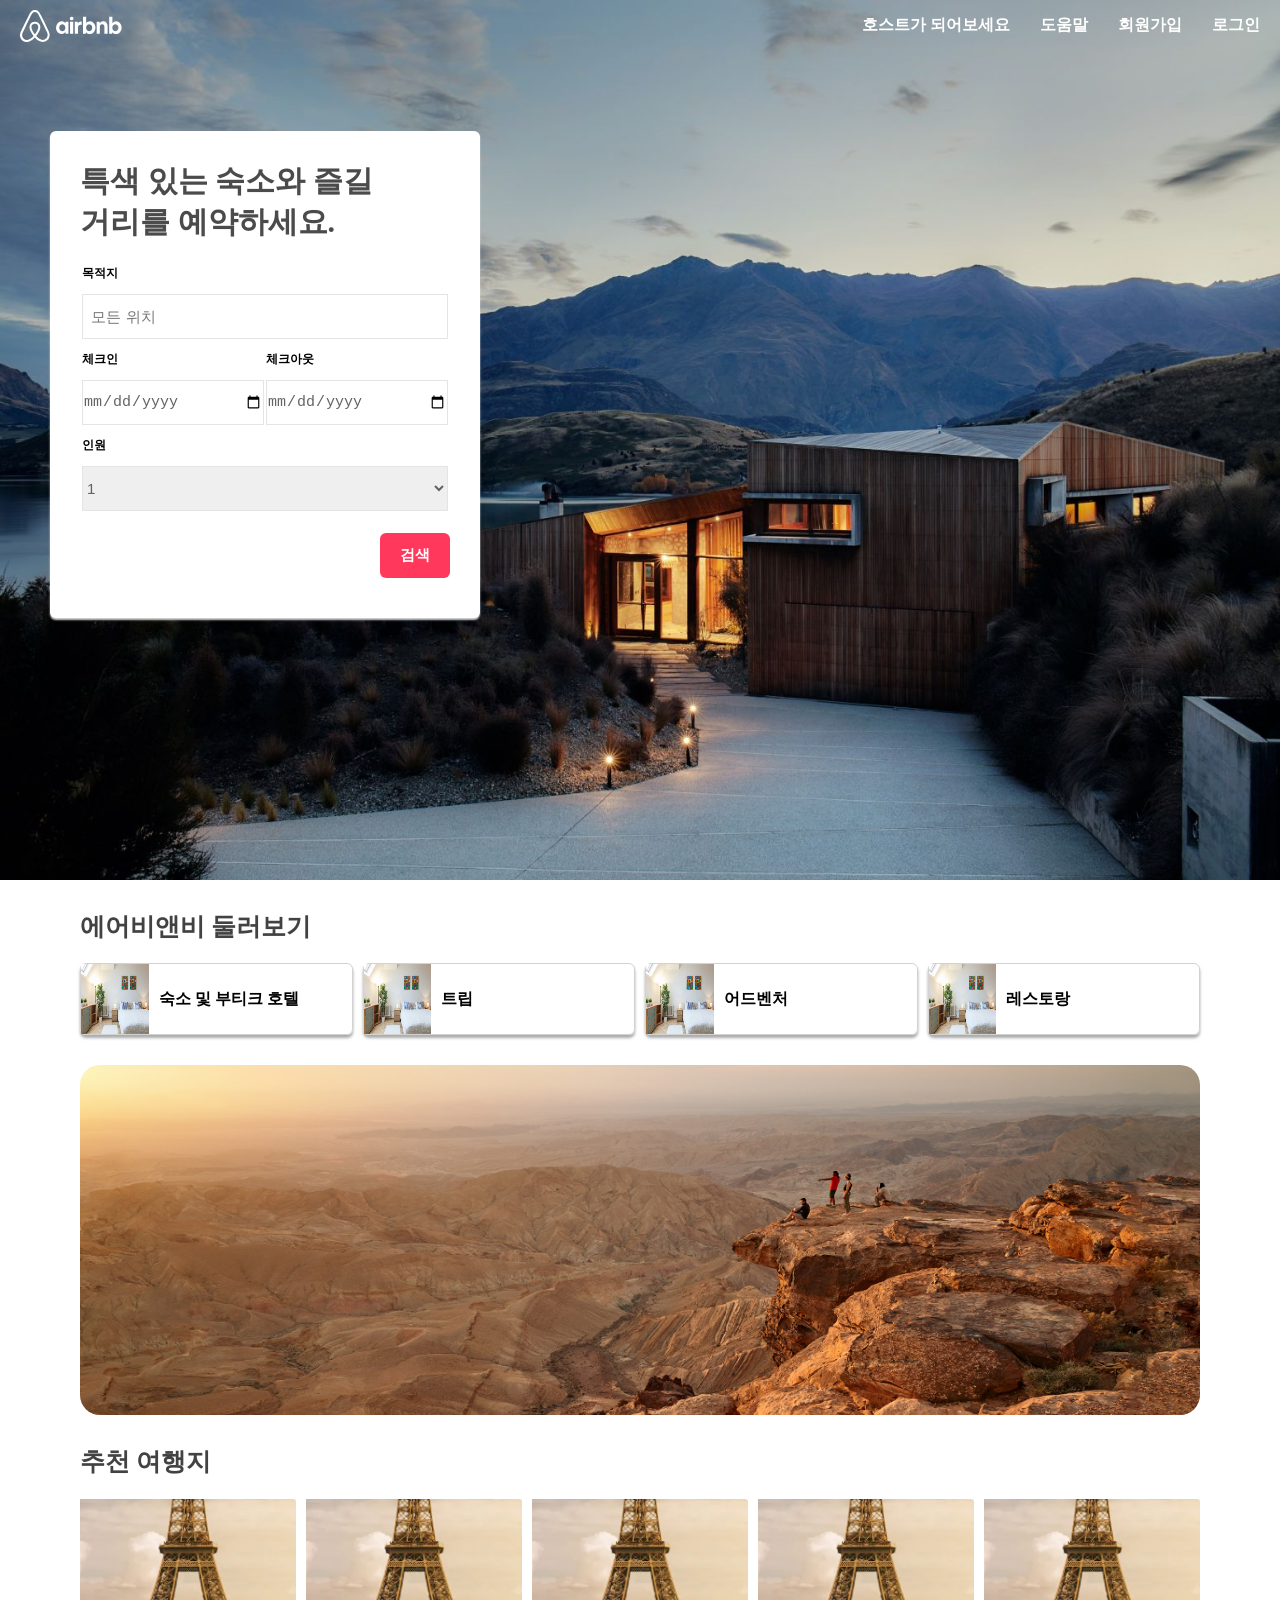
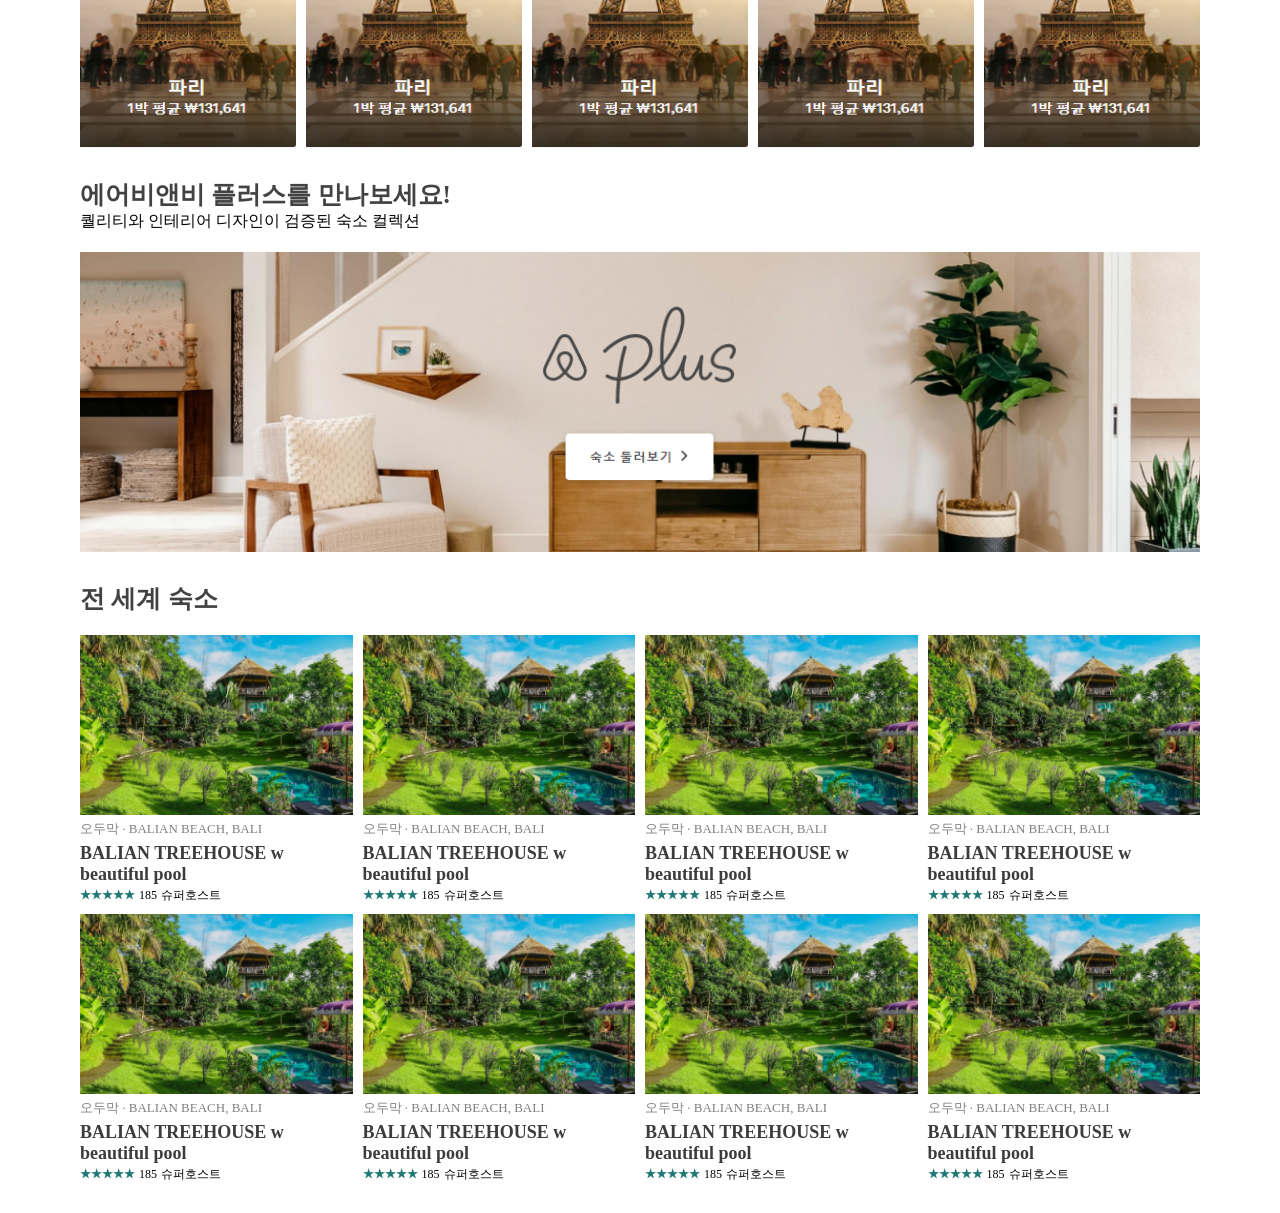
<file: airbnb/index.html>
<!DOCTYPE html>
<html lang="en">

<head>
  <meta charset="UTF-8">
  <meta name="viewport" content="width=device-width, initial-scale=1.0">
  <title>숙소, 체험, 장소를 모두 한 곳에서 - 에어비앤비</title>
  <link rel="shortcut icon" sizes="76x76" type="image/x-icon" href="https://a0.muscache.com/airbnb/static/logotype_favicon-21cc8e6c6a2cca43f061d2dcabdf6e58.ico">
  <link rel="stylesheet" href="css/styles.css"/>
</head>

<body>
  <header>

    <nav>
      <div class="logo">
        <svg width="102" height="32" fill="currentcolor" style="display:inline-block"><path d="M29.24 22.68c-.16-.39-.31-.8-.47-1.15l-.74-1.67-.03-.03c-2.2-4.8-4.55-9.68-7.04-14.48l-.1-.2c-.25-.47-.5-.99-.76-1.47-.32-.57-.63-1.18-1.14-1.76a5.3 5.3 0 00-8.2 0c-.47.58-.82 1.19-1.14 1.76-.25.52-.5 1.03-.76 1.5l-.1.2c-2.45 4.8-4.84 9.68-7.04 14.48l-.06.06c-.22.52-.48 1.06-.73 1.64-.16.35-.32.73-.48 1.15a6.8 6.8 0 007.2 9.23 8.38 8.38 0 003.18-1.1c1.3-.73 2.55-1.79 3.95-3.32 1.4 1.53 2.68 2.59 3.95 3.33A8.38 8.38 0 0022.75 32a6.79 6.79 0 006.75-5.83 5.94 5.94 0 00-.26-3.5zm-14.36 1.66c-1.72-2.2-2.84-4.22-3.22-5.95a5.2 5.2 0 01-.1-1.96c.07-.51.26-.96.52-1.34.6-.87 1.65-1.41 2.8-1.41a3.3 3.3 0 012.8 1.4c.26.4.45.84.51 1.35.1.58.06 1.25-.1 1.96-.38 1.7-1.5 3.74-3.21 5.95zm12.74 1.48a4.76 4.76 0 01-2.9 3.75c-.76.32-1.6.41-2.42.32-.8-.1-1.6-.36-2.42-.84a15.64 15.64 0 01-3.63-3.1c2.1-2.6 3.37-4.97 3.85-7.08.23-1 .26-1.9.16-2.73a5.53 5.53 0 00-.86-2.2 5.36 5.36 0 00-4.49-2.28c-1.85 0-3.5.86-4.5 2.27a5.18 5.18 0 00-.85 2.21c-.13.84-.1 1.77.16 2.73.48 2.11 1.78 4.51 3.85 7.1a14.33 14.33 0 01-3.63 3.12c-.83.48-1.62.73-2.42.83a4.76 4.76 0 01-5.32-4.07c-.1-.8-.03-1.6.29-2.5.1-.32.25-.64.41-1.02.22-.52.48-1.06.73-1.6l.04-.07c2.16-4.77 4.52-9.64 6.97-14.41l.1-.2c.25-.48.5-.99.76-1.47.26-.51.54-1 .9-1.4a3.32 3.32 0 015.09 0c.35.4.64.89.9 1.4.25.48.5 1 .76 1.47l.1.2c2.44 4.77 4.8 9.64 7 14.41l.03.03c.26.52.48 1.1.73 1.6.16.39.32.7.42 1.03.19.9.29 1.7.19 2.5zM41.54 24.12a5.02 5.02 0 01-3.95-1.83 6.55 6.55 0 01-1.6-4.48 6.96 6.96 0 011.66-4.58 5.3 5.3 0 014.08-1.86 4.3 4.3 0 013.7 1.92l.1-1.57h2.92V23.8h-2.93l-.1-1.76a4.52 4.52 0 01-3.88 2.08zm.76-2.88c.58 0 1.09-.16 1.57-.45.44-.32.8-.74 1.08-1.25.25-.51.38-1.12.38-1.8a3.42 3.42 0 00-1.47-3.04 2.95 2.95 0 00-3.12 0c-.44.32-.8.74-1.08 1.25a4.01 4.01 0 00-.38 1.8 3.42 3.42 0 001.47 3.04c.47.29.98.45 1.55.45zM53.45 8.46c0 .35-.06.67-.22.93-.16.25-.38.48-.67.64-.29.16-.6.22-.92.22-.32 0-.64-.06-.93-.22a1.84 1.84 0 01-.67-.64 1.82 1.82 0 01-.22-.93c0-.36.07-.68.22-.93.16-.3.39-.48.67-.64.29-.16.6-.23.93-.23a1.84 1.84 0 011.6.86 2 2 0 01.21.94zm-3.4 15.3V11.7h3.18v12.08h-3.19zm11.68-8.9v.04c-.15-.07-.35-.1-.5-.13-.2-.04-.36-.04-.55-.04-.89 0-1.56.26-2 .8-.48.55-.7 1.32-.7 2.31v5.93h-3.19V11.69h2.93l.1 1.83c.32-.64.7-1.12 1.24-1.48a3.1 3.1 0 011.81-.5c.23 0 .45.02.64.06.1.03.16.03.22.06v3.2zm1.28 8.9V6.74h3.18v6.5c.45-.58.96-1.03 1.6-1.38a5.02 5.02 0 016.08 1.31 6.55 6.55 0 011.6 4.49 6.96 6.96 0 01-1.66 4.58 5.3 5.3 0 01-4.08 1.86 4.3 4.3 0 01-3.7-1.92l-.1 1.57-2.92.03zm6.15-2.52c.57 0 1.08-.16 1.56-.45.44-.32.8-.74 1.08-1.25.26-.51.38-1.12.38-1.8 0-.67-.12-1.28-.38-1.79a3.75 3.75 0 00-1.08-1.25 2.95 2.95 0 00-3.12 0c-.45.32-.8.74-1.09 1.25a4.01 4.01 0 00-.38 1.8 3.42 3.42 0 001.47 3.04c.47.29.98.45 1.56.45zm7.51 2.53V11.69h2.93l.1 1.57a3.96 3.96 0 013.54-1.89 4.1 4.1 0 013.82 2.44c.35.76.54 1.7.54 2.75v7.24h-3.19v-6.82c0-.84-.19-1.5-.57-1.99-.38-.48-.9-.74-1.56-.74-.48 0-.9.1-1.27.32-.35.23-.64.52-.86.93a2.7 2.7 0 00-.32 1.35v6.92h-3.16zm12.52 0V6.73h3.19v6.5a4.67 4.67 0 013.73-1.89 5.02 5.02 0 013.95 1.83 6.57 6.57 0 011.59 4.48 6.95 6.95 0 01-1.66 4.58 5.3 5.3 0 01-4.08 1.86 4.3 4.3 0 01-3.7-1.92l-.09 1.57-2.93.03zm6.18-2.53c.58 0 1.09-.16 1.56-.45.45-.32.8-.74 1.09-1.25.25-.51.38-1.12.38-1.8a3.42 3.42 0 00-1.47-3.04 2.95 2.95 0 00-3.12 0c-.44.32-.8.74-1.08 1.25a3.63 3.63 0 00-.38 1.8 3.42 3.42 0 001.47 3.04c.47.29.95.45 1.55.45z"></path></svg>
      </div>
      <div class="menu">
        <ul>
          <li><a href="#">호스트가 되어보세요</a></li>
          <li><a href="#">도움말</a></li>
          <li><a href="#">회원가입</a></li>
          <li><a href="#">로그인</a></li>
        </ul>
      </div>
    </nav>

    <section>
      <div class="search__box">

        <div class="search__title">
          특색 있는 숙소와 즐길<br /> 거리를 예약하세요.
        </div>
        <table>
          <tr>
            <td colspan="2" class="search__sub__title">목적지</td>
          </tr>
          <tr>
            <td colspan="2">
              <input class="search__input" type="text" placeholder="  모든 위치" />
            </td>
          </tr>
          <tr>
            <td class="search__sub__title">체크인</td>
            <td class="search__sub__title">체크아웃</td>
          </tr>
          <tr>
            <td><input class="search__input" type="date" /></td>
            <td><input class="search__input" type="date" /></td>
          </tr>
          <tr>
            <td colspan="2" class="search__sub__title">인원</td>
          </tr>
          <tr>
            <td colspan="2">
              <select class="search__input">
                <option>1</option>
                <option>2</option>
              </select>
            </td>
          </tr>
        </table>
        <div class="search__button">
          <button>검색</button>
        </div>

      </div>
    </section>

  </header>
  
  <main>

    <section>
      <div class="sec__title">에어비앤비 둘러보기</div>
      <div class="card__box">
        <div class="card">
          <div class="card__img"></div>
          <div class="card__content">숙소 및 부티크 호텔</div>
        </div>
        <div class="card">
          <div class="card__img"></div>
          <div class="card__content">트립</div>
        </div>
        <div class="card">
          <div class="card__img"></div>
          <div class="card__content">어드벤처</div>
        </div>
        <div class="card">
          <div class="card__img"></div>
          <div class="card__content">레스토랑</div>
        </div>
      </div>
    </section>

    <section>
      <div class="ad1"></div>
    </section>

    <section>
      <div class="sec__title">추천 여행지</div>
      <div class="choo__box">
        <div class="choo_img"></div>
        <div class="choo_img"></div>
        <div class="choo_img"></div>
        <div class="choo_img"></div>
        <div class="choo_img"></div>
      </div>
    </section>

    <section>
      <div class="sec__title">에어비앤비 플러스를 만나보세요!</div>
      <div class="sec__content">퀄리티와 인테리어 디자인이 검증된 숙소 컬렉션</div>
      <div class="ad2"></div>
    </section>

    <section>
      <div class="sec__title">전 세계 숙소</div>
      <div class="home__box">

        <div class="home">
          <div class="home__img"></div>
          <div class="home__info">
            <div class="info1">오두막 · BALIAN BEACH, BALI</div>
            <div class="info2">BALIAN TREEHOUSE w beautiful pool</div>
            <div class="info3">
              <span class="star">★★★★★</span>
              <span class="count">185</span>
              <span class="type">슈퍼호스트</span>
            </div>
          </div>
        </div>

        <div class="home">
          <div class="home__img"></div>
          <div class="home__info">
            <div class="info1">오두막 · BALIAN BEACH, BALI</div>
            <div class="info2">BALIAN TREEHOUSE w beautiful pool</div>
            <div class="info3">
              <span class="star">★★★★★</span>
              <span class="count">185</span>
              <span class="type">슈퍼호스트</span>
            </div>
          </div>
        </div>

        <div class="home">
          <div class="home__img"></div>
          <div class="home__info">
            <div class="info1">오두막 · BALIAN BEACH, BALI</div>
            <div class="info2">BALIAN TREEHOUSE w beautiful pool</div>
            <div class="info3">
              <span class="star">★★★★★</span>
              <span class="count">185</span>
              <span class="type">슈퍼호스트</span>
            </div>
          </div>
        </div>

        <div class="home">
          <div class="home__img"></div>
          <div class="home__info">
            <div class="info1">오두막 · BALIAN BEACH, BALI</div>
            <div class="info2">BALIAN TREEHOUSE w beautiful pool</div>
            <div class="info3">
              <span class="star">★★★★★</span>
              <span class="count">185</span>
              <span class="type">슈퍼호스트</span>
            </div>
          </div>
        </div>

        <div class="home">
          <div class="home__img"></div>
          <div class="home__info">
            <div class="info1">오두막 · BALIAN BEACH, BALI</div>
            <div class="info2">BALIAN TREEHOUSE w beautiful pool</div>
            <div class="info3">
              <span class="star">★★★★★</span>
              <span class="count">185</span>
              <span class="type">슈퍼호스트</span>
            </div>
          </div>
        </div>

        <div class="home">
          <div class="home__img"></div>
          <div class="home__info">
            <div class="info1">오두막 · BALIAN BEACH, BALI</div>
            <div class="info2">BALIAN TREEHOUSE w beautiful pool</div>
            <div class="info3">
              <span class="star">★★★★★</span>
              <span class="count">185</span>
              <span class="type">슈퍼호스트</span>
            </div>
          </div>
        </div>

        <div class="home">
          <div class="home__img"></div>
          <div class="home__info">
            <div class="info1">오두막 · BALIAN BEACH, BALI</div>
            <div class="info2">BALIAN TREEHOUSE w beautiful pool</div>
            <div class="info3">
              <span class="star">★★★★★</span>
              <span class="count">185</span>
              <span class="type">슈퍼호스트</span>
            </div>
          </div>
        </div>

        <div class="home">
          <div class="home__img"></div>
          <div class="home__info">
            <div class="info1">오두막 · BALIAN BEACH, BALI</div>
            <div class="info2">BALIAN TREEHOUSE w beautiful pool</div>
            <div class="info3">
              <span class="star">★★★★★</span>
              <span class="count">185</span>
              <span class="type">슈퍼호스트</span>
            </div>
          </div>
        </div>

       
      </div>
    </section>

  </main>
</body>

</html>
</file>
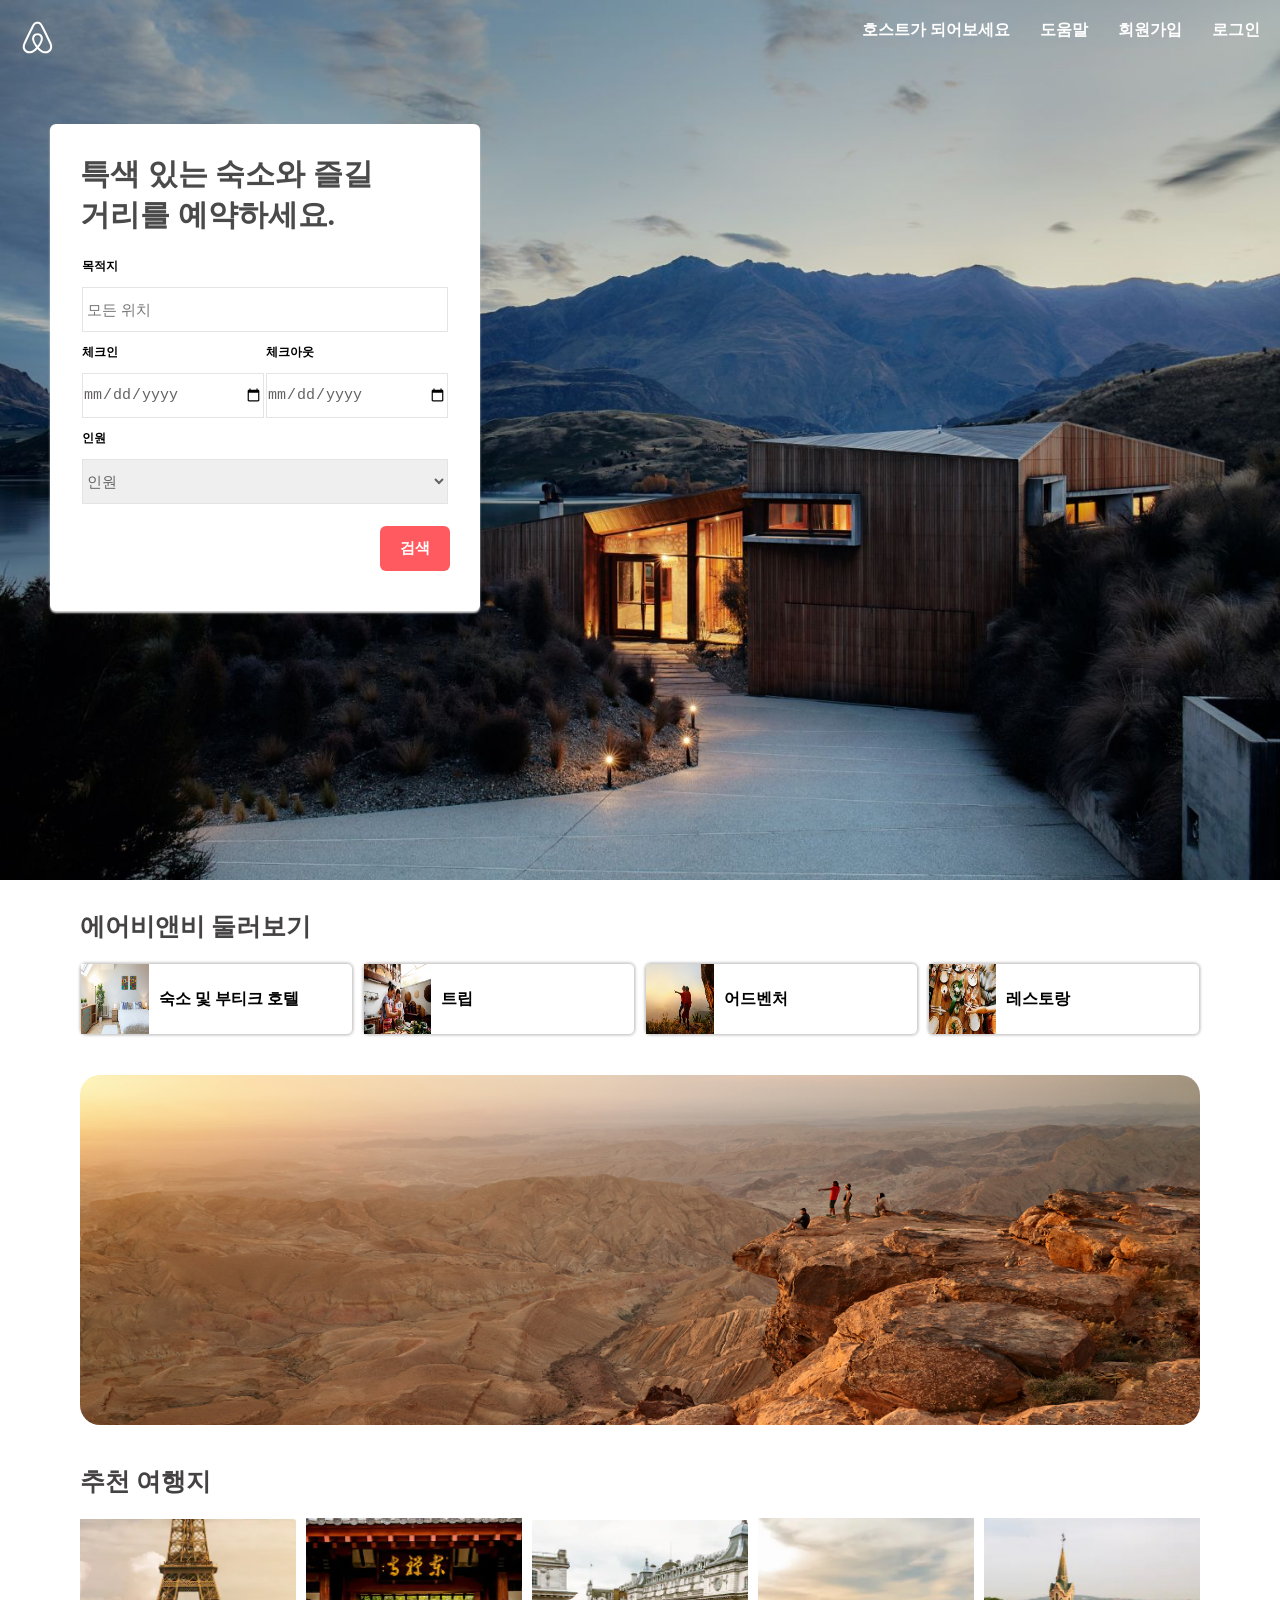
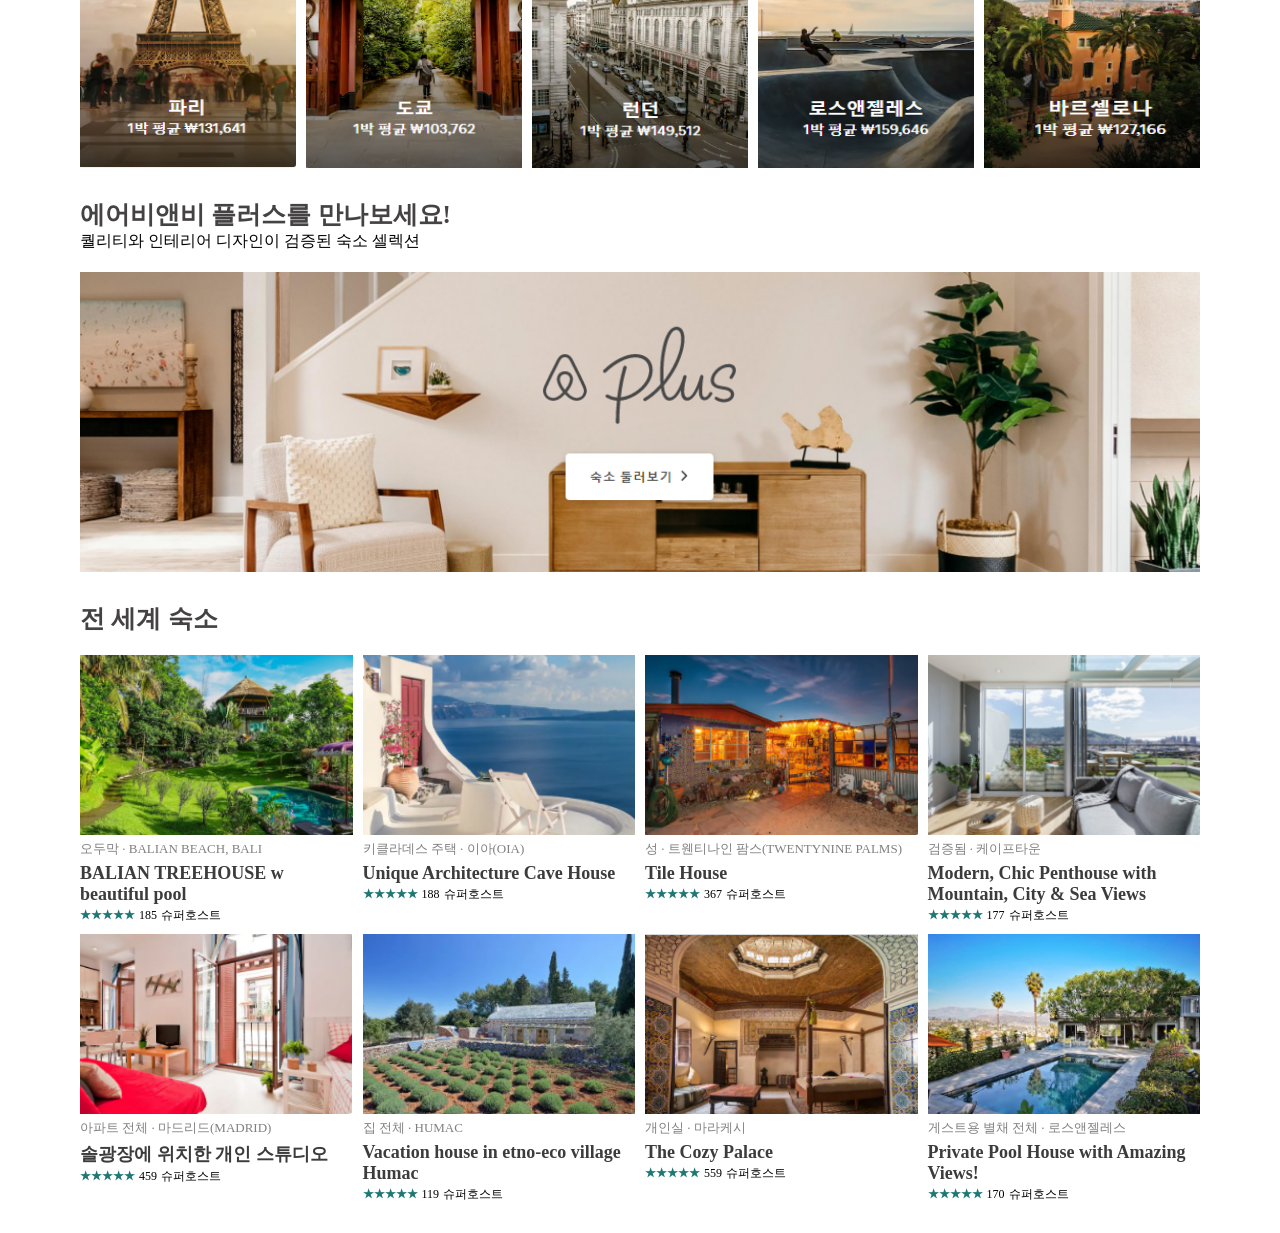
<file: airbnb_완성/index.html>
<!DOCTYPE html>
<html lang="en">

<head>
    <meta charset="UTF-8">
    <meta name="viewport" content="width=device-width, initial-scale=1.0">
    <meta http-equiv="X-UA-Compatible" content="ie=edge">
    <title>Document</title>
    <link rel="stylesheet" href="css/style.css">
    <link rel="shortcut icon" sizes="76x76" type="image/x-icon"
        href="https://a0.muscache.com/airbnb/static/logotype_favicon-21cc8e6c6a2cca43f061d2dcabdf6e58.ico">
</head>

<body>

    <header>
        <nav>
            <div class="logo">
                <svg viewBox="0 0 1000 1000" role="presentation" aria-hidden="true" focusable="false"
                    style="height: 1em; width: 1em; display: inline-block; fill: currentcolor;">
                    <path
                        d="m499.3 736.7c-51-64-81-120.1-91-168.1-10-39-6-70 11-93 18-27 45-40 80-40s62 13 80 40c17 23 21 54 11 93-11 49-41 105-91 168.1zm362.2 43c-7 47-39 86-83 105-85 37-169.1-22-241.1-102 119.1-149.1 141.1-265.1 90-340.2-30-43-73-64-128.1-64-111 0-172.1 94-148.1 203.1 14 59 51 126.1 110 201.1-37 41-72 70-103 88-24 13-47 21-69 23-101 15-180.1-83-144.1-184.1 5-13 15-37 32-74l1-2c55-120.1 122.1-256.1 199.1-407.2l2-5 22-42c17-31 24-45 51-62 13-8 29-12 47-12 36 0 64 21 76 38 6 9 13 21 22 36l21 41 3 6c77 151.1 144.1 287.1 199.1 407.2l1 1 20 46 12 29c9.2 23.1 11.2 46.1 8.2 70.1zm46-90.1c-7-22-19-48-34-79v-1c-71-151.1-137.1-287.1-200.1-409.2l-4-6c-45-92-77-147.1-170.1-147.1-92 0-131.1 64-171.1 147.1l-3 6c-63 122.1-129.1 258.1-200.1 409.2v2l-21 46c-8 19-12 29-13 32-51 140.1 54 263.1 181.1 263.1 1 0 5 0 10-1h14c66-8 134.1-50 203.1-125.1 69 75 137.1 117.1 203.1 125.1h14c5 1 9 1 10 1 127.1.1 232.1-123 181.1-263.1z">
                    </path>
                </svg>
            </div>
            <div class="menu">
                <ul>
                    <li><a href="#">호스트가 되어보세요</a></li>
                    <li><a href="#">도움말</a></li>
                    <li><a href="#">회원가입</a></li>
                    <li><a href="#">로그인</a></li>
                </ul>
            </div>
        </nav>
        <section>
            <div class="search__box">
                <div class="search__title">특색 있는 숙소와 즐길<br /> 거리를 예약하세요.</div>
                <table>
                    <tr>
                        <td colspan="2" class="search__sub__title">목적지</td>
                    </tr>
                    <tr>
                        <td colspan="2"><input class="search__input" type="text" placeholder=" 모든 위치"></td>
                    </tr>
                    <tr>
                        <td class="search__sub__title">체크인</td>
                        <td class="search__sub__title">체크아웃</td>
                    </tr>
                    <tr>
                        <td><input class="search__input"  type="date" /></td>
                        <td><input class="search__input"  type="date" /></td>
                    </tr>
                    <tr>
                        <td colspan="2" class="search__sub__title">인원</td>
                    </tr>
                    <tr>
                        <td colspan="2">
                            <select class="search__input" >
                                <option>인원</option>
                            </select>
                        </td>
                    </tr>
                </table>
                <div class="search__button"><button>검색</button></div>
            </div>
        </section>
    </header>

    <main>
        <section>
            <div class="sec__title">
                에어비앤비 둘러보기
            </div>
            <div class="card__box">
                <div class="card">
                    <div class="card__img1 card__img"></div>
                    <div class="card__content">숙소 및 부티크 호텔</div>
                </div>
                <div class="card">
                    <div class="card__img2 card__img"></div>
                    <div class="card__content">트립</div>
                </div>
                <div class="card">
                    <div class="card__img3 card__img"></div>
                    <div class="card__content">어드벤처</div>
                </div>
                <div class="card">
                    <div class="card__img4 card__img"></div>
                    <div class="card__content">레스토랑</div>
                </div>
            </div>
        </section>

        <section>
            <div class="ad1"></div>
        </section>

        <section>
            <div class="sec__title">추천 여행지</div>
            <div class="choo__box">
                <div class="choo_img1"></div>
                <div class="choo_img2"></div>
                <div class="choo_img3"></div>
                <div class="choo_img4"></div>
                <div class="choo_img5"></div>
            </div>
        </section>

        <section>
            <div class="sec__title2">에어비앤비 플러스를 만나보세요!</div>
            <div class="sec__content">퀄리티와 인테리어 디자인이 검증된 숙소 셀렉션</div>
            <div class="ad2"></div>
        </section>

        <section>
            <div class="sec__title">전 세계 숙소</div>

            <div class="home__box">
                <div class="home">
                    <div class="home__img1"></div>
                    <div class="home__info">
                        <div class="info1">오두막 · BALIAN BEACH, BALI</div>
                        <div class="info2">BALIAN TREEHOUSE w beautiful pool</div>
                        <div class="info3">
                            <span class="star">★★★★★</span>
                            <span class="count">185</span>
                            <span class="type">슈퍼호스트</span>
                        </div>
                    </div>
                </div>

                <div class="home">
                    <div class="home__img2"></div>
                    <div class="home__info">
                        <div class="info1">키클라데스 주택 · 이아(OIA)</div>
                        <div class="info2">Unique Architecture Cave House</div>
                        <div class="info3">
                            <span class="star">★★★★★</span>
                            <span class="count">188</span>
                            <span class="type">슈퍼호스트</span>
                        </div>
                    </div>
                </div>

                <div class="home">
                    <div class="home__img3"></div>
                    <div class="home__info">
                        <div class="info1">성 · 트웬티나인 팜스(TWENTYNINE PALMS)</div>
                        <div class="info2">Tile House</div>
                        <div class="info3">
                            <span class="star">★★★★★</span>
                            <span class="count">367</span>
                            <span class="type">슈퍼호스트</span>
                        </div>
                    </div>
                </div>

                <div class="home">
                    <div class="home__img4"></div>
                    <div class="home__info">
                        <div class="info1">검증됨 · 케이프타운</div>
                        <div class="info2">Modern, Chic Penthouse with Mountain, City & Sea Views</div>
                        <div class="info3">
                            <span class="star">★★★★★</span>
                            <span class="count">177</span>
                            <span class="type">슈퍼호스트</span>
                        </div>
                    </div>
                </div>

                <div class="home">
                    <div class="home__img5"></div>
                    <div class="home__info">
                        <div class="info1">아파트 전체 · 마드리드(MADRID)</div>
                        <div class="info2">솔광장에 위치한 개인 스튜디오</div>
                        <div class="info3">
                            <span class="star">★★★★★</span>
                            <span class="count">459</span>
                            <span class="type">슈퍼호스트</span>
                        </div>
                    </div>
                </div>

                <div class="home">
                    <div class="home__img6"></div>
                    <div class="home__info">
                        <div class="info1">집 전체 · HUMAC</div>
                        <div class="info2">Vacation house in etno-eco village Humac</div>
                        <div class="info3">
                            <span class="star">★★★★★</span>
                            <span class="count">119</span>
                            <span class="type">슈퍼호스트</span>
                        </div>
                    </div>
                </div>

                <div class="home">
                    <div class="home__img7"></div>
                    <div class="home__info">
                        <div class="info1">개인실 · 마라케시</div>
                        <div class="info2">The Cozy Palace</div>
                        <div class="info3">
                            <span class="star">★★★★★</span>
                            <span class="count">559</span>
                            <span class="type">슈퍼호스트</span>
                        </div>
                    </div>
                </div>

                <div class="home">
                    <div class="home__img8"></div>
                    <div class="home__info">
                        <div class="info1">게스트용 별채 전체 · 로스앤젤레스</div>
                        <div class="info2">Private Pool House with Amazing Views!</div>
                        <div class="info3">
                            <span class="star">★★★★★</span>
                            <span class="count">170</span>
                            <span class="type">슈퍼호스트</span>
                        </div>
                    </div>
                </div>
            </div>
        </section>
    </main>
</body>

</html>
</file>
<file: airbnb/css/styles.css>
* {
  padding: 0px;
  margin: 0px;
  box-sizing: border-box;
}

header {
  background-image: url("../images/background.jpg");
  height: 880px;
  background-size: 100% 100%;
}

nav {
  display: grid;
  grid-template-columns: auto auto;
  justify-content: space-between;
}

.logo {
  margin: 10px 0 0 20px;
  color: white;
  font-size: 35px;
  font-weight: 800;
}

.menu ul {
  margin: 15px 20px 0 0;
  display: grid;
  grid-template-columns: auto auto auto auto;
  grid-gap: 30px;
  list-style-type: none;
}

.menu ul a {
  text-decoration: none;
  color:white;
  font-weight: 800;
}

.search__box {
  width: 430px;
  display: inline-block;
  background-color: white;
  padding: 20px 30px;
  position: relative;
  top: 50px;
  left: 50px;
  border-radius: 6px;
  box-shadow: 0 2px 2px 0 rgb(214,214,214);
}

.search__title {
  padding: 10px 0;
  font-size: 30px;
  font-weight: 800;
  color: rgb(75, 75, 75);
}

table {
  width: 100%;
}

.search__sub__title {
  padding: 10px 0;
  font-size: 12px;
  font-weight: 600;
}

.search__input {
  height: 45px;
  width: 100%;
  color: rgb(100, 98, 98);
  font-size: 15px;
  border: 1px solid rgb(230, 227, 227);
}

.search__button {
  display: grid;
  justify-content: end;
  padding: 20px 0;
}

.search__button button {
  background-color: #FF385C;
  color: white;
  width: 70px;
  height: 45px;
  font-size: 15px;
  font-weight: 700;
  border-radius: 6px;
  border: 0;
  cursor: pointer;
}

main {
  margin: 30px 80px; /* 세로 가로 */
}

section {
  margin: 30px 0;
}

.sec__title {
  font-size: 25px;
  font-weight: 800;
  color: rgb(66,66,66);
}

.card__box {
  display: grid;
  grid-template-columns: 1fr 1fr 1fr 1fr;
  grid-column-gap: 10px;
  margin-top: 20px;
}

.card__img {
  background-image: url("../images/card1.jpg");
  height: 70px;
  background-size: 100% 100%;
}

.card {
  display: grid;
  grid-template-columns: 1fr 3fr;
  border: 1px solid rgb(210, 210, 210);
  border-radius: 6px;
  box-shadow: 0 3px 3px 0 rgb(170, 170, 170);
}

.card__content {
  display: grid;
  align-items: center;
  margin-left: 10px;
  font-weight: 600;
}

.ad1 {
  background-image: url("../images/ad1.jpg");
  height: 350px;
  background-size: 100% 100%;
  border-radius: 20px;
}

.choo__box {
  display: grid;
  grid-template-columns: 1fr 1fr 1fr 1fr 1fr;
  grid-column-gap: 10px;
  margin-top: 20px;
}

.choo_img {
  background-image: url("../images/choo1.png");
  height: 250px;
  background-size: 100% 100%;
}

.ad2 {
  background-image: url("../images/ad2.png");
  height: 300px;
  background-size: 100% 100%;
  margin-top: 20px;
}

.home__box {
  display: grid;
  grid-template-columns: 1fr 1fr 1fr 1fr;
  grid-gap: 10px;
  margin-top: 20px;
}

.home__img {
  background-image: url("../images/home1.png");
  height: 180px;
  background-size: 100% 100%;
}

.info1 {
  margin: 5px 0;
  font-size: 13px;
  color:grey;
}

.info2 {
  font-size: 18px;
  font-weight: 600;
  color: rgb(60,60,60);
}

.star {
  font-size: 12px;
  color: rgb(30, 120, 115);
  font-weight: 800;
}

.count, .type {
  font-size: 12px;
}
</file>
<file: airbnb_완성/css/style.css>
* {
    padding: 0px;
    margin: 0px;
    box-sizing: border-box;
}

header {
    background-image: url("../images/background.jpg");
    height: 880px;
    background-size: 100% 100%;
}

nav {
    display: grid;
    grid-template-columns: auto auto;
    justify-content: space-between;
    padding: 20px 20px;
}

.logo {
    color: white;
    font-size: 35px;
    font-weight: 800;
}

.menu ul{
    display: grid;
    grid-template-columns: auto auto auto auto;
    grid-gap: 30px;
    list-style-type: none;
}

.menu ul a {
    text-decoration: none;
    color: white;
    font-weight: 800;
}

.search__box {
    width: 430px;
    display: inline-block;
    padding: 20px 30px;
    background-color: white;
    position: relative;
    top: 10px;
    left: 50px;
    border-radius: 6px;
    box-shadow: 0 2px 2px 0 rgb(214, 214, 214);
}

.search__title {
    padding: 10px 0;
    font-size: 30px;
    font-weight: 800;
    color:rgb(75, 74, 74);
}

table {
    width: 100%;
}

.search__sub__title {
    padding: 10px 0;
    font-size: 12px;
    font-weight: 600;
}

.search__input {
    height: 45px;
    width: 100%;
    color: rgb(100, 98, 98);
    font-size: 15px;
    border: 1px solid rgb(230, 227, 227);
}

.search__button {
    display: grid;
    justify-content: end;
    padding: 20px 0;
}

.search__button button{
    background-color: #FF5A5F;
    color:white;
    width: 70px;
    height: 45px;
    font-size: 15px;
    font-weight: 700; /*굵기*/
    border-radius: 6px;
    border: 0;
    cursor: pointer;
}

main {  
    margin: 30px 80px;
}

section {
    margin: 30px 0;
}

.sec__title {
    font-size: 25px;
    font-weight: 800;
    color:rgb(68, 66, 66);
    margin: 0 0 20px 0;
}

.sec__title2 {
    font-size: 25px;
    font-weight: 800;
    color:rgb(68, 66, 66);
}

.card__img1 {
    background-image: url("../images/card1.jpg");
    height: 70px;
    background-size: 100% 100%;
}
.card__img2 {
    background-image: url("../images/card2.jpg");
    height: 70px;
    background-size: 100% 100%;
}
.card__img3 {
    background-image: url("../images/card3.jpg");
    height: 70px;
    background-size: 100% 100%;
}
.card__img4 {
    background-image: url("../images/card4.jpg");
    height: 70px;
    background-size: 100% 100%;
}

.card__content {
    display: grid;
    align-items: center;
    font-weight: 600;
    margin: 0 0 0 10px;
}
.card__box {
    display:grid;
    grid-template-columns: 1fr 1fr 1fr 1fr;
    grid-gap: 10px;
}

.card {
    display: grid;
    grid-template-columns: 1fr 3fr;
    border: 1px solid rgb(212, 210, 210);
    border-radius: 6px;
    box-shadow: 0 0 3px 0 rgb(172, 170, 170);
}

.ad1 {
    border-radius: 20px;
    margin: 40px 0;
    background-image: url("../images/ad1.jpg");
    height: 350px;
    background-size: 100% 100%;
}

.ad2 {
    margin: 20px 0;
    background-image: url("../images/ad2.png");
    height: 300px;
    background-size: 100% 100%;
}

.choo__box {
    display:grid;
    grid-template-columns: 1fr 1fr 1fr 1fr 1fr;
    grid-gap: 10px;
}

.choo_img1 {
    background-image: url("../images/choo1.png");
    height: 250px;
    background-size: 100% 100%;
}

.choo_img2 {
    background-image: url("../images/choo2.png");
    height: 250px;
    background-size: 100% 100%;
}

.choo_img3 {
    background-image: url("../images/choo3.png");
    height: 250px;
    background-size: 100% 100%;
}

.choo_img4 {
    background-image: url("../images/choo4.png");
    height: 250px;
    background-size: 100% 100%;
}

.choo_img5 {
    background-image: url("../images/choo5.png");
    height: 250px;
    background-size: 100% 100%;
}

.home__box {
    display:grid;
    grid-template-columns: 1fr 1fr 1fr 1fr;
    grid-gap: 10px;
}

.home__img1 {
    background-image: url("../images/home1.png");
    height: 180px;
    background-size: 100% 100%;
}

.home__img2 {
    background-image: url("../images/home2.png");
    height: 180px;
    background-size: 100% 100%;
}

.home__img3 {
    background-image: url("../images/home3.png");
    height: 180px;
    background-size: 100% 100%;
}

.home__img4 {
    background-image: url("../images/home4.png");
    height: 180px;
    background-size: 100% 100%;
}

.home__img5 {
    background-image: url("../images/home5.png");
    height: 180px;
    background-size: 100% 100%;
}

.home__img6 {
    background-image: url("../images/home6.png");
    height: 180px;
    background-size: 100% 100%;
}

.home__img7 {
    background-image: url("../images/home7.png");
    height: 180px;
    background-size: 100% 100%;
}

.home__img8 {
    background-image: url("../images/home8.png");
    height: 180px;
    background-size: 100% 100%;
}

.info1 {
    margin: 5px 0;
    font-size: 13px;
    color:gray;
}

.info2 {
    font-size: 18px;
    font-weight: 600;
    color:rgb(61, 60, 60); 
}

.star {
    font-size: 12px;
    color:rgb(30, 119, 115);
    font-weight: 800;
}

.count, .type {
    font-size: 12px;
}
</file>
